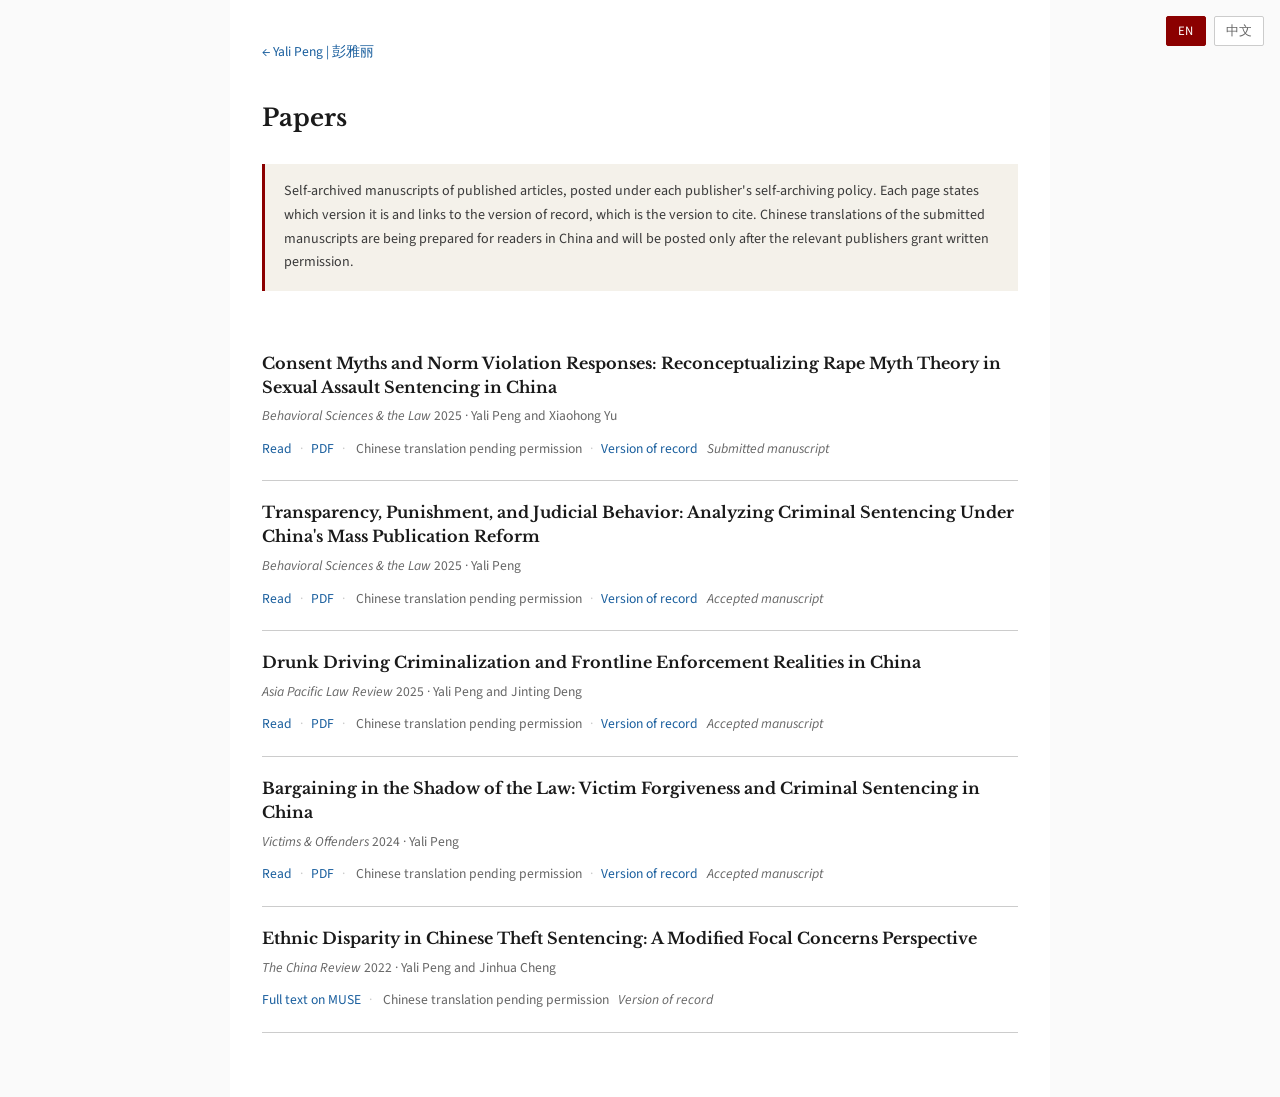
<file: papers/index.html>
<!DOCTYPE html>
<html lang="en">
<head>
<meta charset="UTF-8">
<meta name="viewport" content="width=device-width, initial-scale=1.0">
<title>Papers | Yali Peng 彭雅丽</title>
<meta name="description" content="Self-archived manuscripts and Chinese translations of Yali Peng's published articles on Chinese criminal sentencing and judicial behavior.">
<link rel="canonical" href="https://aryella-byte.github.io/pengyali/papers/">
<link href="https://fonts.googleapis.com/css2?family=Libre+Baskerville:ital,wght@0,400;0,700;1,400&family=Source+Sans+Pro:wght@400;600;700&display=swap" rel="stylesheet">
<style>
:root{--text:#1a1a1a;--text-muted:#666;--link:#1a5f9e;--border:#ccc;--bg:#fafafa;--bg-paper:#fff;--accent:#8b0000}
*{margin:0;padding:0;box-sizing:border-box}
body{font-family:'Libre Baskerville',Georgia,'Songti SC',serif;font-size:16px;line-height:1.8;color:var(--text);background:var(--bg)}
.container{max-width:820px;margin:0 auto;padding:2.5rem 2rem 4rem;background:var(--bg-paper);min-height:100vh}
.crumb{font-family:'Source Sans Pro',sans-serif;font-size:.85rem;margin-bottom:2rem}
.crumb a{color:var(--link);text-decoration:none}
h1{font-size:1.5rem;margin-bottom:.6rem}
.intro{font-family:'Source Sans Pro',sans-serif;font-size:.88rem;color:#3a3a3a;line-height:1.7;
  background:#f4f1ea;border-left:3px solid var(--accent);padding:1rem 1.2rem;margin:1.5rem 0 2.5rem}
.paper{padding:1.2rem 0;border-bottom:1px solid var(--border)}
.paper-title{font-weight:700;line-height:1.5;margin-bottom:.35rem}
.paper-meta{font-family:'Source Sans Pro',sans-serif;font-size:.85rem;color:var(--text-muted)}
.paper-links{font-family:'Source Sans Pro',sans-serif;font-size:.85rem;margin-top:.5rem}
.paper-links a{color:var(--link);text-decoration:none}
.paper-links a:hover{text-decoration:underline}
.sep{color:var(--border);margin:0 .5rem}
.vtag{color:var(--text-muted);font-style:italic;margin-left:.4rem}
.pending{color:var(--text-muted)}
.lang-switch{position:fixed;top:1rem;right:1rem;display:flex;gap:.5rem;z-index:100}
.lang-btn{font-family:'Source Sans Pro',sans-serif;font-size:.8rem;padding:.3rem .7rem;border:1px solid var(--border);
  background:#fff;color:var(--text-muted);cursor:pointer;border-radius:2px}
.lang-btn.active{background:var(--accent);color:#fff;border-color:var(--accent)}
.lang-content{display:none}
.lang-content.active{display:block}
@media (max-width:600px){.container{padding:1.5rem 1rem 3rem}.lang-switch{position:static;margin-bottom:1rem;justify-content:flex-end}}
</style>
</head>
<body>
<div class="lang-switch">
  <button class="lang-btn active" onclick="switchLang('en',event)">EN</button>
  <button class="lang-btn" onclick="switchLang('zh',event)">中文</button>
</div>
<div class="container">
  <div id="content-en" class="lang-content active">
    <div class="crumb"><a href="../index.html">← Yali Peng | 彭雅丽</a></div>
    <h1>Papers</h1>
    <div class="intro">
      Self-archived manuscripts of published articles, posted under each publisher's self-archiving
      policy. Each page states which version it is and links to the version of record, which is the
      version to cite. Chinese translations of the submitted manuscripts are being prepared for
      readers in China and will be posted only after the relevant publishers grant written
      permission.
    </div>
        <div class="paper">
          <div class="paper-title">Consent Myths and Norm Violation Responses: Reconceptualizing Rape Myth Theory in Sexual Assault Sentencing in China</div>
          <div class="paper-meta"><em>Behavioral Sciences & the Law</em> 2025 · Yali Peng and Xiaohong Yu</div>
          <div class="paper-links"><a href="consent-myths-norm-violation.html">Read</a><span class="sep">·</span><a href="pdf/consent-myths-norm-violation.pdf">PDF</a><span class="sep">·</span>
            <span class="pending">Chinese translation pending permission</span><span class="sep">·</span><a href="https://doi.org/10.1002/bsl.70016" target="_blank">Version of record</a>
            <span class="vtag">Submitted manuscript</span></div>
        </div>
        <div class="paper">
          <div class="paper-title">Transparency, Punishment, and Judicial Behavior: Analyzing Criminal Sentencing Under China's Mass Publication Reform</div>
          <div class="paper-meta"><em>Behavioral Sciences & the Law</em> 2025 · Yali Peng</div>
          <div class="paper-links"><a href="transparency-mass-publication.html">Read</a><span class="sep">·</span><a href="pdf/transparency-mass-publication.pdf">PDF</a><span class="sep">·</span>
            <span class="pending">Chinese translation pending permission</span><span class="sep">·</span><a href="https://doi.org/10.1002/bsl.70003" target="_blank">Version of record</a>
            <span class="vtag">Accepted manuscript</span></div>
        </div>
        <div class="paper">
          <div class="paper-title">Drunk Driving Criminalization and Frontline Enforcement Realities in China</div>
          <div class="paper-meta"><em>Asia Pacific Law Review</em> 2025 · Yali Peng and Jinting Deng</div>
          <div class="paper-links"><a href="drunk-driving-enforcement.html">Read</a><span class="sep">·</span><a href="pdf/drunk-driving-enforcement.pdf">PDF</a><span class="sep">·</span>
            <span class="pending">Chinese translation pending permission</span><span class="sep">·</span><a href="https://doi.org/10.1080/10192557.2025.2493703" target="_blank">Version of record</a>
            <span class="vtag">Accepted manuscript</span></div>
        </div>
        <div class="paper">
          <div class="paper-title">Bargaining in the Shadow of the Law: Victim Forgiveness and Criminal Sentencing in China</div>
          <div class="paper-meta"><em>Victims & Offenders</em> 2024 · Yali Peng</div>
          <div class="paper-links"><a href="bargaining-shadow-of-law.html">Read</a><span class="sep">·</span><a href="pdf/bargaining-shadow-of-law.pdf">PDF</a><span class="sep">·</span>
            <span class="pending">Chinese translation pending permission</span><span class="sep">·</span><a href="https://doi.org/10.1080/15564886.2024.2437371" target="_blank">Version of record</a>
            <span class="vtag">Accepted manuscript</span></div>
        </div>
        <div class="paper">
          <div class="paper-title">Ethnic Disparity in Chinese Theft Sentencing: A Modified Focal Concerns Perspective</div>
          <div class="paper-meta"><em>The China Review</em> 2022 · Yali Peng and Jinhua Cheng</div>
          <div class="paper-links"><a href="https://muse.jhu.edu/pub/250/article/864166" target="_blank">Full text on MUSE</a><span class="sep">·</span>
            <span class="pending">Chinese translation pending permission</span>
            <span class="vtag">Version of record</span></div>
        </div>
  </div>
  <div id="content-zh" class="lang-content">
    <div class="crumb"><a href="../index.html">← 彭雅丽 | Yali Peng</a></div>
    <h1>论文全文</h1>
    <div class="intro">
      这里放的是已发表论文的自存档稿，按各出版社的自存档政策上传。每一页都标明了是哪个版本，
      并给出正式版链接，引用请以正式版为准。中文稿已依据投稿版原稿完成，取得相关出版社
      的书面许可后再公开发布。
    </div>
        <div class="paper">
          <div class="paper-title">同意迷思与规范违反反应：性侵案件量刑中强奸迷思理论的再概念化</div>
          <div class="paper-meta">Consent Myths and Norm Violation Responses: Reconceptualizing Rape Myth Theory in Sexual Assault Sentencing in China</div>
          <div class="paper-meta"><em>Behavioral Sciences & the Law</em> 2025 · 彭雅丽、于晓虹</div>
          <div class="paper-links"><a href="consent-myths-norm-violation.html">英文全文</a><span class="sep">·</span><a href="pdf/consent-myths-norm-violation.pdf">PDF</a><span class="sep">·</span>
            <span class="pending">中文译稿待出版社许可</span><span class="sep">·</span><a href="https://doi.org/10.1002/bsl.70016" target="_blank">正式版</a>
            <span class="vtag">投稿版</span></div>
        </div>
        <div class="paper">
          <div class="paper-title">透明度、惩罚与司法行为：裁判文书上网改革下的刑事量刑</div>
          <div class="paper-meta">Transparency, Punishment, and Judicial Behavior: Analyzing Criminal Sentencing Under China's Mass Publication Reform</div>
          <div class="paper-meta"><em>Behavioral Sciences & the Law</em> 2025 · 彭雅丽</div>
          <div class="paper-links"><a href="transparency-mass-publication.html">英文全文</a><span class="sep">·</span><a href="pdf/transparency-mass-publication.pdf">PDF</a><span class="sep">·</span>
            <span class="pending">中文译稿待出版社许可</span><span class="sep">·</span><a href="https://doi.org/10.1002/bsl.70003" target="_blank">正式版</a>
            <span class="vtag">接受稿</span></div>
        </div>
        <div class="paper">
          <div class="paper-title">醉驾入刑与中国一线执法的现实</div>
          <div class="paper-meta">Drunk Driving Criminalization and Frontline Enforcement Realities in China</div>
          <div class="paper-meta"><em>Asia Pacific Law Review</em> 2025 · 彭雅丽、邓矜婷</div>
          <div class="paper-links"><a href="drunk-driving-enforcement.html">英文全文</a><span class="sep">·</span><a href="pdf/drunk-driving-enforcement.pdf">PDF</a><span class="sep">·</span>
            <span class="pending">中文译稿待出版社许可</span><span class="sep">·</span><a href="https://doi.org/10.1080/10192557.2025.2493703" target="_blank">正式版</a>
            <span class="vtag">接受稿</span></div>
        </div>
        <div class="paper">
          <div class="paper-title">法律阴影下的协商：被害人谅解与中国刑事量刑</div>
          <div class="paper-meta">Bargaining in the Shadow of the Law: Victim Forgiveness and Criminal Sentencing in China</div>
          <div class="paper-meta"><em>Victims & Offenders</em> 2024 · 彭雅丽</div>
          <div class="paper-links"><a href="bargaining-shadow-of-law.html">英文全文</a><span class="sep">·</span><a href="pdf/bargaining-shadow-of-law.pdf">PDF</a><span class="sep">·</span>
            <span class="pending">中文译稿待出版社许可</span><span class="sep">·</span><a href="https://doi.org/10.1080/15564886.2024.2437371" target="_blank">正式版</a>
            <span class="vtag">接受稿</span></div>
        </div>
        <div class="paper">
          <div class="paper-title">中国盗窃罪量刑中的民族差异：一个修正的焦点关切视角</div>
          <div class="paper-meta">Ethnic Disparity in Chinese Theft Sentencing: A Modified Focal Concerns Perspective</div>
          <div class="paper-meta"><em>The China Review</em> 2022 · 彭雅丽、程金华</div>
          <div class="paper-links"><a href="https://muse.jhu.edu/pub/250/article/864166" target="_blank">MUSE 全文</a><span class="sep">·</span>
            <span class="pending">中文译稿待出版社许可</span>
            <span class="vtag">正式版</span></div>
        </div>
  </div>
</div>
<script>
function switchLang(lang, e){
  document.querySelectorAll('.lang-content').forEach(el=>el.classList.remove('active'));
  document.getElementById('content-'+lang).classList.add('active');
  document.querySelectorAll('.lang-btn').forEach(b=>b.classList.remove('active'));
  e.target.classList.add('active');
}
</script>
</body>
</html>
</file>
